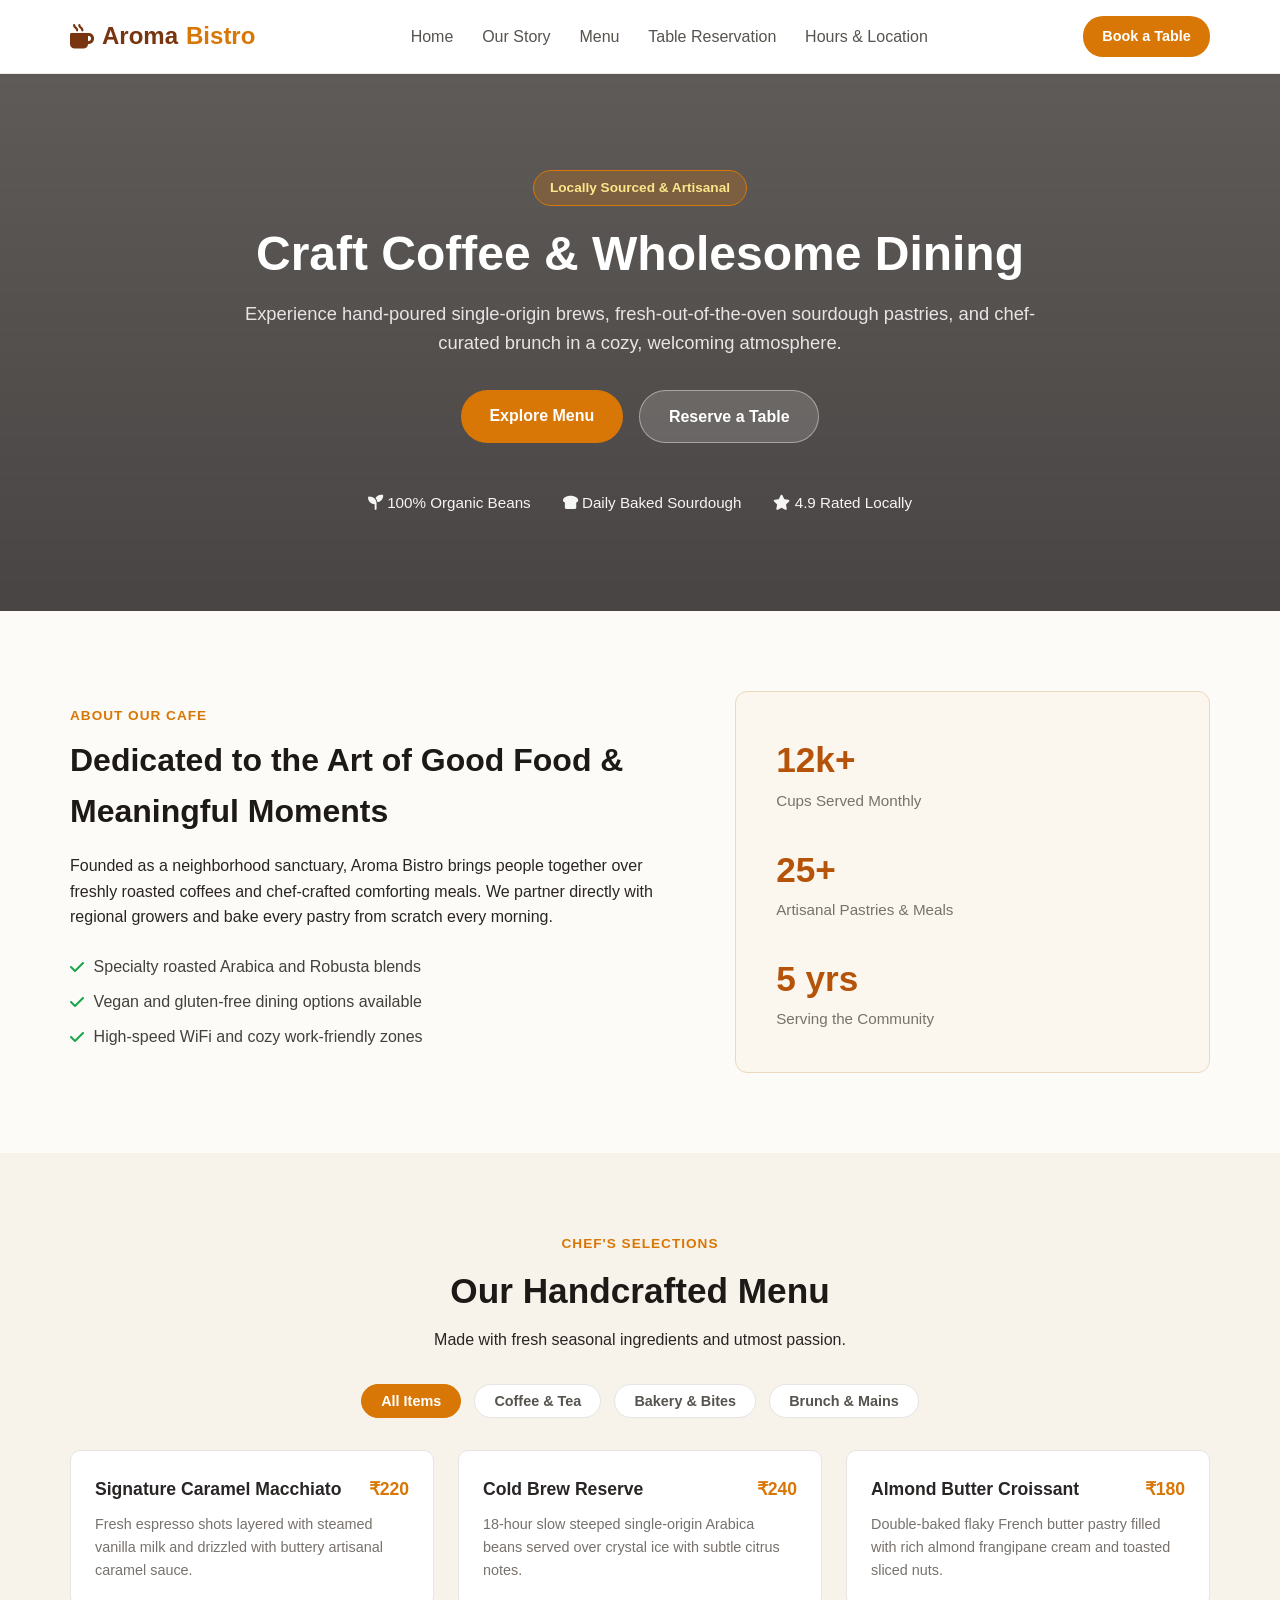
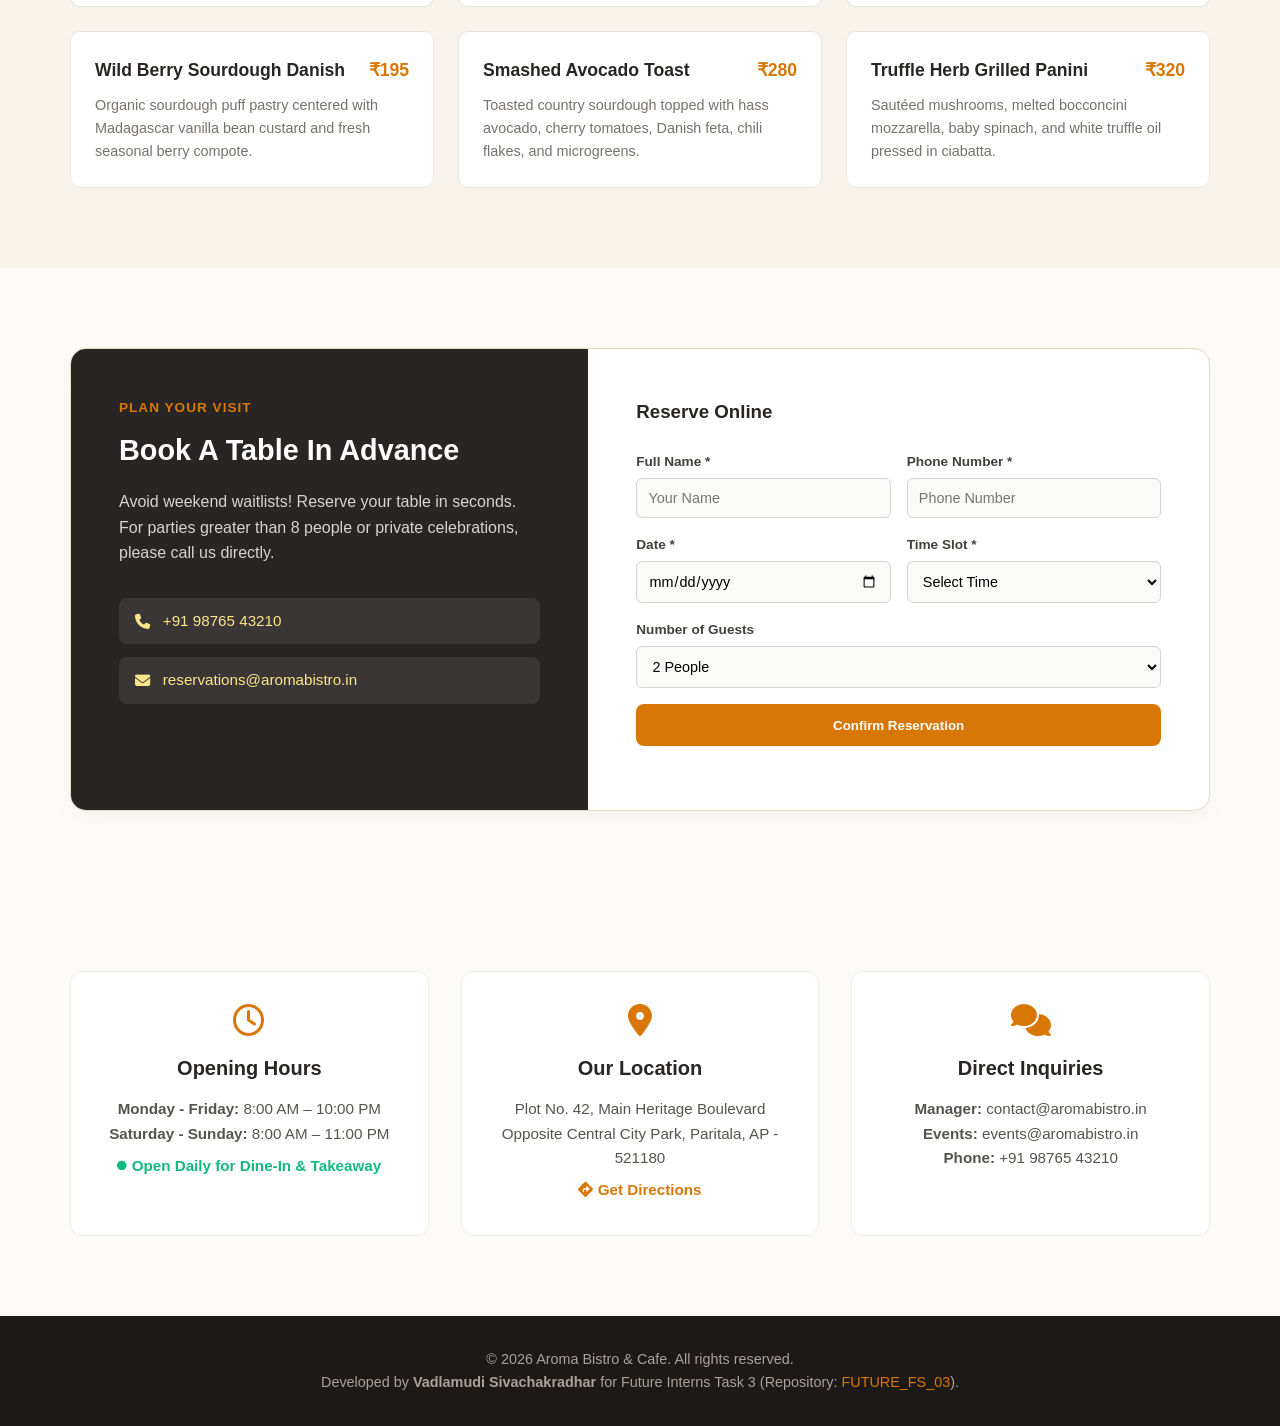
<file: index.html>
<!DOCTYPE html>
<html lang="en">
<head>
    <meta charset="UTF-8">
    <meta name="viewport" content="width=device-width, initial-scale=1.0">
    <title>Aroma Bistro & Cafe - Fresh Brews & Artisanal Bites</title>
    <link rel="stylesheet" href="style.css">
    <!-- Font Awesome Icons -->
    <link rel="stylesheet" href="https://cdnjs.cloudflare.com/ajax/libs/font-awesome/6.4.0/css/all.min.css">
</head>
<body>

    <!-- Header / Navbar -->
    <header class="header">
        <div class="container nav-container">
            <a href="#home" class="brand-logo"><i class="fa-solid fa-mug-hot"></i> Aroma<span>Bistro</span></a>
            <nav>
                <ul class="nav-links">
                    <li><a href="#home">Home</a></li>
                    <li><a href="#about">Our Story</a></li>
                    <li><a href="#menu">Menu</a></li>
                    <li><a href="#reserve">Table Reservation</a></li>
                    <li><a href="#contact">Hours & Location</a></li>
                </ul>
            </nav>
            <a href="#reserve" class="nav-btn">Book a Table</a>
        </div>
    </header>

    <!-- Hero Section -->
    <section id="home" class="hero-section">
        <div class="container hero-content">
            <span class="sub-badge">Locally Sourced & Artisanal</span>
            <h1>Craft Coffee & Wholesome Dining</h1>
            <p>Experience hand-poured single-origin brews, fresh-out-of-the-oven sourdough pastries, and chef-curated brunch in a cozy, welcoming atmosphere.</p>
            <div class="hero-actions">
                <a href="#menu" class="btn btn-primary">Explore Menu</a>
                <a href="#reserve" class="btn btn-secondary">Reserve a Table</a>
            </div>
            <div class="hero-highlights">
                <div><i class="fa-solid fa-seedling"></i> 100% Organic Beans</div>
                <div><i class="fa-solid fa-bread-slice"></i> Daily Baked Sourdough</div>
                <div><i class="fa-solid fa-star"></i> 4.9 Rated Locally</div>
            </div>
        </div>
    </section>

    <!-- About Section -->
    <section id="about" class="section about-section">
        <div class="container about-grid">
            <div class="about-text">
                <span class="section-tag">About Our Cafe</span>
                <h2>Dedicated to the Art of Good Food & Meaningful Moments</h2>
                <p>Founded as a neighborhood sanctuary, Aroma Bistro brings people together over freshly roasted coffees and chef-crafted comforting meals. We partner directly with regional growers and bake every pastry from scratch every morning.</p>
                <ul class="about-features">
                    <li><i class="fa-solid fa-check"></i> Specialty roasted Arabica and Robusta blends</li>
                    <li><i class="fa-solid fa-check"></i> Vegan and gluten-free dining options available</li>
                    <li><i class="fa-solid fa-check"></i> High-speed WiFi and cozy work-friendly zones</li>
                </ul>
            </div>
            <div class="about-stats-card">
                <div class="stat-item">
                    <h3>12k+</h3>
                    <p>Cups Served Monthly</p>
                </div>
                <div class="stat-item">
                    <h3>25+</h3>
                    <p>Artisanal Pastries & Meals</p>
                </div>
                <div class="stat-item">
                    <h3>5 yrs</h3>
                    <p>Serving the Community</p>
                </div>
            </div>
        </div>
    </section>

    <!-- Menu Section -->
    <section id="menu" class="section menu-section">
        <div class="container">
            <div class="section-header text-center">
                <span class="section-tag">Chef's Selections</span>
                <h2>Our Handcrafted Menu</h2>
                <p>Made with fresh seasonal ingredients and utmost passion.</p>
            </div>

            <!-- Menu Category Filter Tabs -->
            <div class="menu-tabs">
                <button class="tab-btn active" data-category="all">All Items</button>
                <button class="tab-btn" data-category="beverages">Coffee & Tea</button>
                <button class="tab-btn" data-category="bakery">Bakery & Bites</button>
                <button class="tab-btn" data-category="mains">Brunch & Mains</button>
            </div>

            <!-- Menu Grid -->
            <div class="menu-grid" id="menu-grid">
                <!-- Item 1 -->
                <div class="menu-card" data-category="beverages">
                    <div class="menu-card-header">
                        <h4>Signature Caramel Macchiato</h4>
                        <span class="price">₹220</span>
                    </div>
                    <p>Fresh espresso shots layered with steamed vanilla milk and drizzled with buttery artisanal caramel sauce.</p>
                </div>
                <!-- Item 2 -->
                <div class="menu-card" data-category="beverages">
                    <div class="menu-card-header">
                        <h4>Cold Brew Reserve</h4>
                        <span class="price">₹240</span>
                    </div>
                    <p>18-hour slow steeped single-origin Arabica beans served over crystal ice with subtle citrus notes.</p>
                </div>
                <!-- Item 3 -->
                <div class="menu-card" data-category="bakery">
                    <div class="menu-card-header">
                        <h4>Almond Butter Croissant</h4>
                        <span class="price">₹180</span>
                    </div>
                    <p>Double-baked flaky French butter pastry filled with rich almond frangipane cream and toasted sliced nuts.</p>
                </div>
                <!-- Item 4 -->
                <div class="menu-card" data-category="bakery">
                    <div class="menu-card-header">
                        <h4>Wild Berry Sourdough Danish</h4>
                        <span class="price">₹195</span>
                    </div>
                    <p>Organic sourdough puff pastry centered with Madagascar vanilla bean custard and fresh seasonal berry compote.</p>
                </div>
                <!-- Item 5 -->
                <div class="menu-card" data-category="mains">
                    <div class="menu-card-header">
                        <h4>Smashed Avocado Toast</h4>
                        <span class="price">₹280</span>
                    </div>
                    <p>Toasted country sourdough topped with hass avocado, cherry tomatoes, Danish feta, chili flakes, and microgreens.</p>
                </div>
                <!-- Item 6 -->
                <div class="menu-card" data-category="mains">
                    <div class="menu-card-header">
                        <h4>Truffle Herb Grilled Panini</h4>
                        <span class="price">₹320</span>
                    </div>
                    <p>Sautéed mushrooms, melted bocconcini mozzarella, baby spinach, and white truffle oil pressed in ciabatta.</p>
                </div>
            </div>
        </div>
    </section>

    <!-- Reservation Section -->
    <section id="reserve" class="section reserve-section">
        <div class="container">
            <div class="reserve-box">
                <div class="reserve-info">
                    <span class="section-tag">Plan Your Visit</span>
                    <h2>Book A Table In Advance</h2>
                    <p>Avoid weekend waitlists! Reserve your table in seconds. For parties greater than 8 people or private celebrations, please call us directly.</p>
                    <div class="contact-pill"><i class="fa-solid fa-phone"></i> +91 98765 43210</div>
                    <div class="contact-pill"><i class="fa-solid fa-envelope"></i> reservations@aromabistro.in</div>
                </div>

                <form id="reservation-form" class="reserve-form">
                    <h3>Reserve Online</h3>
                    <div class="form-row">
                        <div class="form-group">
                            <label for="res-name">Full Name *</label>
                            <input type="text" id="res-name" placeholder="Your Name" required>
                        </div>
                        <div class="form-group">
                            <label for="res-phone">Phone Number *</label>
                            <input type="tel" id="res-phone" placeholder="Phone Number" required>
                        </div>
                    </div>
                    <div class="form-row">
                        <div class="form-group">
                            <label for="res-date">Date *</label>
                            <input type="date" id="res-date" required>
                        </div>
                        <div class="form-group">
                            <label for="res-time">Time Slot *</label>
                            <select id="res-time" required>
                                <option value="">Select Time</option>
                                <option value="09:00 AM">09:00 AM (Breakfast)</option>
                                <option value="11:30 AM">11:30 AM (Brunch)</option>
                                <option value="01:30 PM">01:30 PM (Lunch)</option>
                                <option value="05:00 PM">05:00 PM (High Tea)</option>
                                <option value="07:30 PM">07:30 PM (Dinner)</option>
                            </select>
                        </div>
                    </div>
                    <div class="form-group">
                        <label for="res-guests">Number of Guests</label>
                        <select id="res-guests">
                            <option value="1">1 Person</option>
                            <option value="2" selected>2 People</option>
                            <option value="3-4">3 - 4 People</option>
                            <option value="5-8">5 - 8 People</option>
                        </select>
                    </div>
                    <button type="submit" class="btn btn-primary btn-block">Confirm Reservation</button>
                    <div id="res-status" class="res-status"></div>
                </form>
            </div>
        </div>
    </section>

    <!-- Hours & Location Section -->
    <section id="contact" class="section contact-section">
        <div class="container contact-grid">
            <div class="info-card">
                <i class="fa-regular fa-clock icon"></i>
                <h3>Opening Hours</h3>
                <p><strong>Monday - Friday:</strong> 8:00 AM – 10:00 PM</p>
                <p><strong>Saturday - Sunday:</strong> 8:00 AM – 11:00 PM</p>
                <p style="margin-top:0.5rem; color:#10b981; font-weight:600;"><i class="fa-solid fa-circle fa-2xs"></i> Open Daily for Dine-In & Takeaway</p>
            </div>
            <div class="info-card">
                <i class="fa-solid fa-location-dot icon"></i>
                <h3>Our Location</h3>
                <p>Plot No. 42, Main Heritage Boulevard</p>
                <p>Opposite Central City Park, Paritala, AP - 521180</p>
                <p style="margin-top:0.5rem;"><a href="#map" class="map-link"><i class="fa-solid fa-diamond-turn-right"></i> Get Directions</a></p>
            </div>
            <div class="info-card">
                <i class="fa-solid fa-comments icon"></i>
                <h3>Direct Inquiries</h3>
                <p><strong>Manager:</strong> contact@aromabistro.in</p>
                <p><strong>Events:</strong> events@aromabistro.in</p>
                <p><strong>Phone:</strong> +91 98765 43210</p>
            </div>
        </div>
    </section>

    <!-- Footer -->
    <footer>
        <div class="container footer-content">
            <p>&copy; 2026 Aroma Bistro & Cafe. All rights reserved.</p>
            <p>Developed by <strong>Vadlamudi Sivachakradhar</strong> for Future Interns Task 3 (Repository: <a href="https://github.com/sivachakradharvadlamudi/FUTURE_FS_03" target="_blank">FUTURE_FS_03</a>).</p>
        </div>
    </footer>

    <script src="script.js"></script>
</body>
</html>
</file>
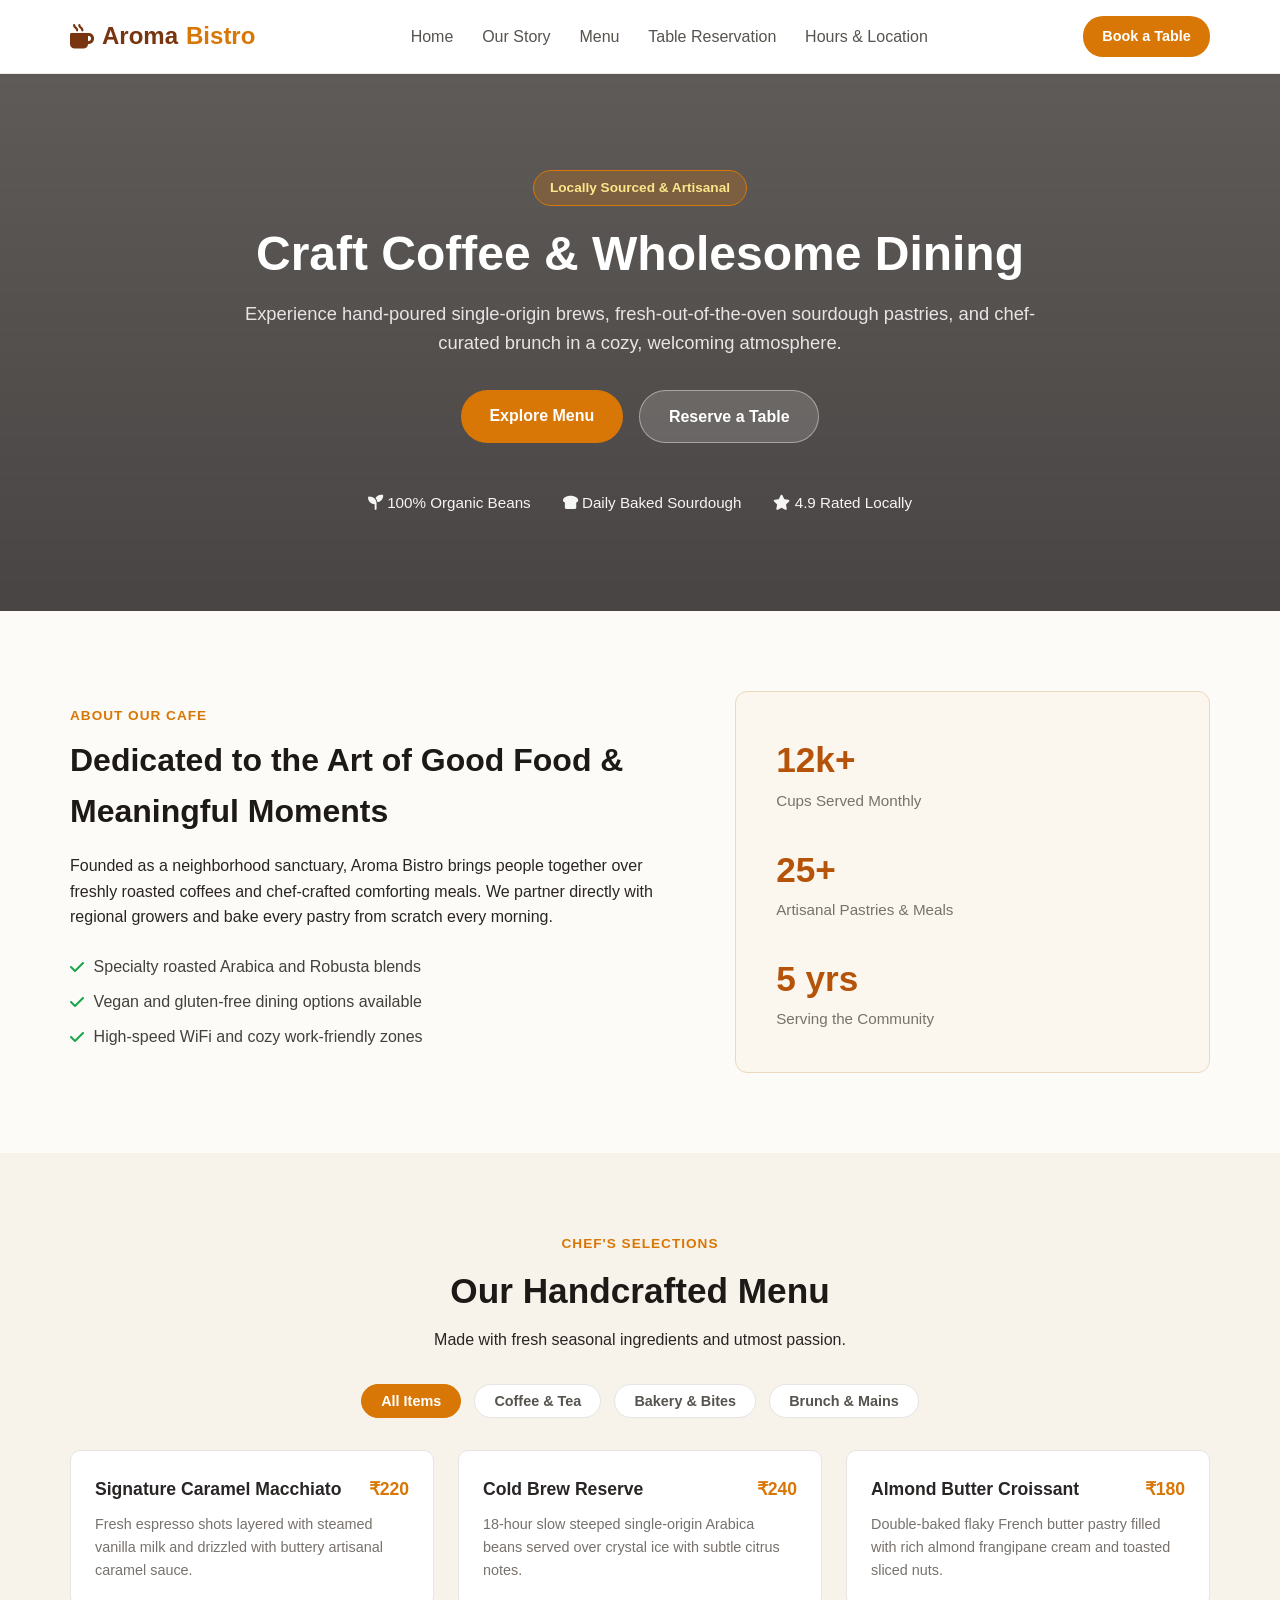
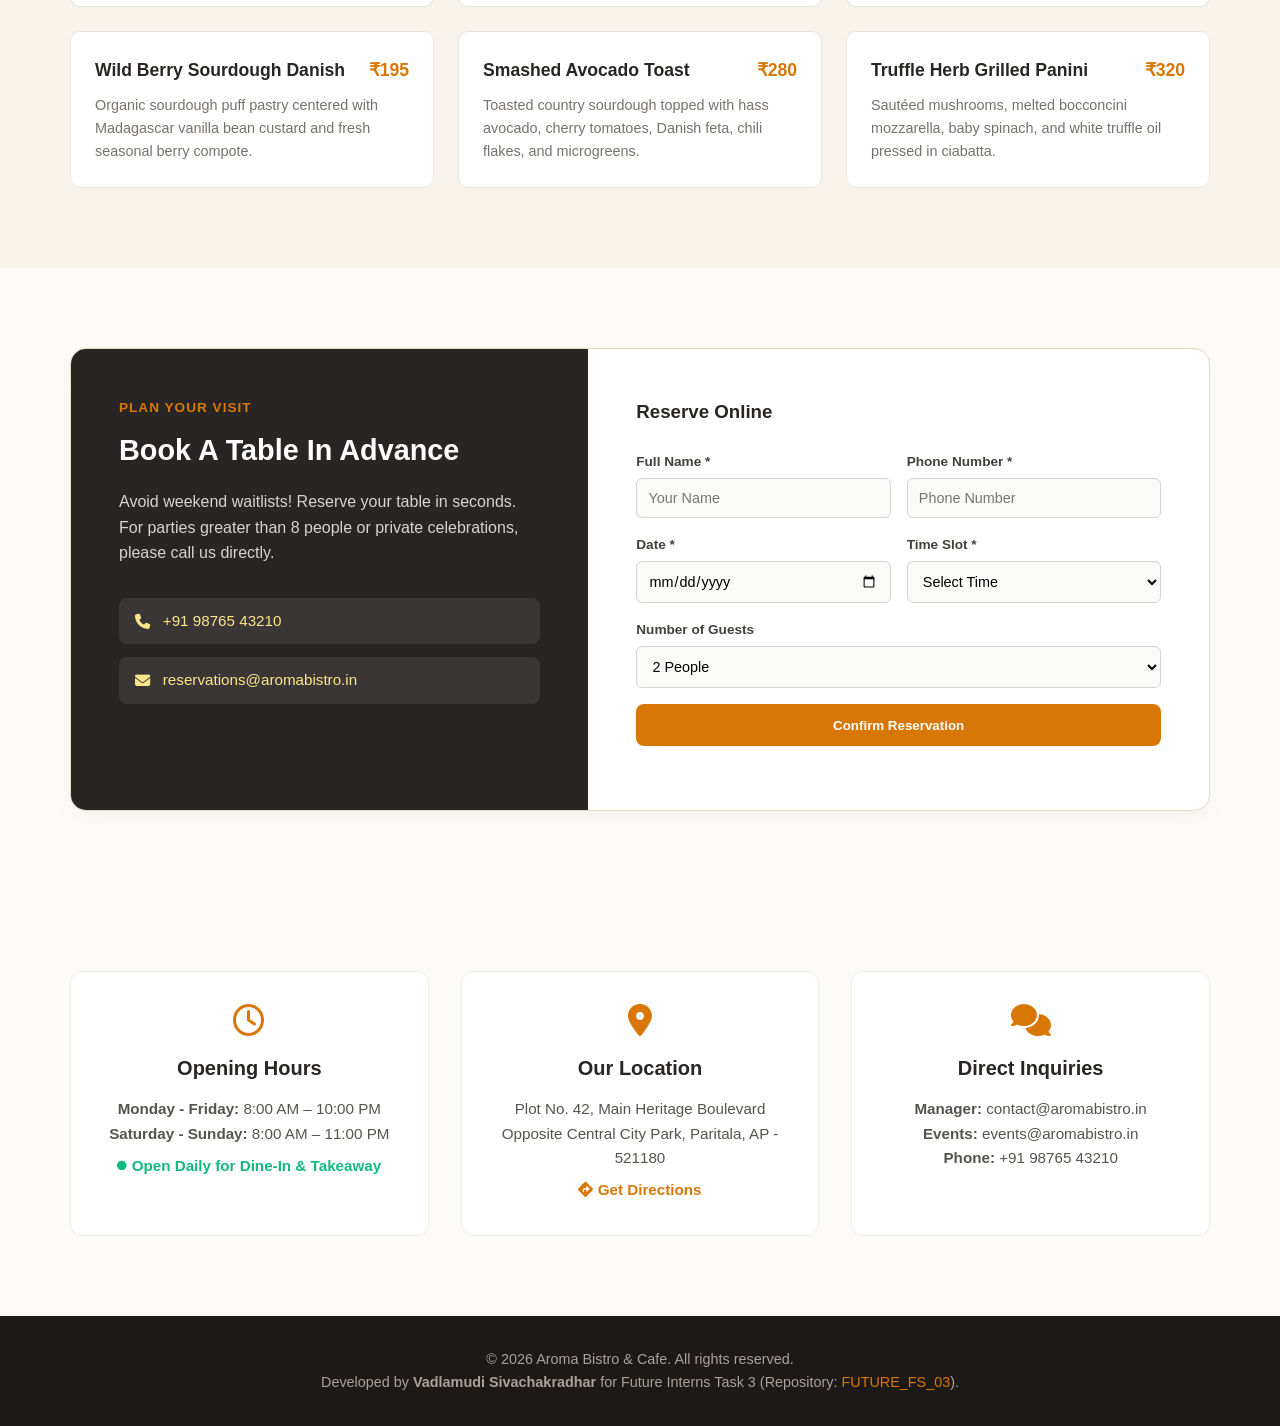
<file: cafe_website_standalone.html>
<!DOCTYPE html>
<html lang="en">
<head>
    <meta charset="UTF-8">
    <meta name="viewport" content="width=device-width, initial-scale=1.0">
    <title>Aroma Bistro & Cafe - Fresh Brews & Artisanal Bites</title>
    <style>
/* Global Styles */
* {
    margin: 0;
    padding: 0;
    box-sizing: border-box;
    font-family: 'Segoe UI', -apple-system, BlinkMacSystemFont, Roboto, sans-serif;
}

html {
    scroll-behavior: smooth;
}

body {
    background-color: #fdfbf7;
    color: #292524;
    line-height: 1.6;
}

.container {
    width: 90%;
    max-width: 1140px;
    margin: 0 auto;
}

/* Header */
.header {
    background: #ffffff;
    border-bottom: 1px solid #f2ede4;
    position: sticky;
    top: 0;
    z-index: 1000;
    box-shadow: 0 2px 4px rgba(0,0,0,0.03);
}

.nav-container {
    display: flex;
    justify-content: space-between;
    align-items: center;
    padding: 1rem 0;
}

.brand-logo {
    font-size: 1.5rem;
    font-weight: 700;
    color: #78350f;
    text-decoration: none;
    display: flex;
    align-items: center;
    gap: 0.5rem;
}

.brand-logo span {
    color: #d97706;
}

.nav-links {
    display: flex;
    list-style: none;
    gap: 1.8rem;
}

.nav-links a {
    text-decoration: none;
    color: #57534e;
    font-weight: 500;
    transition: color 0.2s;
}

.nav-links a:hover {
    color: #d97706;
}

.nav-btn {
    background-color: #d97706;
    color: #ffffff;
    text-decoration: none;
    padding: 0.55rem 1.2rem;
    border-radius: 20px;
    font-size: 0.9rem;
    font-weight: 600;
    transition: background-color 0.2s;
}

.nav-btn:hover {
    background-color: #b45309;
}

/* Hero Section */
.hero-section {
    background: linear-gradient(rgba(41, 37, 36, 0.75), rgba(41, 37, 36, 0.85)), url('https://images.unsplash.com/photo-1501339847302-ac426a4a7cbb?auto=format&fit=crop&w=1200&q=80') center/cover no-repeat;
    color: #ffffff;
    padding: 6rem 0;
    text-align: center;
}

.hero-content {
    max-width: 800px;
}

.sub-badge {
    background: rgba(217, 119, 6, 0.25);
    border: 1px solid #d97706;
    color: #fde68a;
    padding: 0.4rem 1rem;
    border-radius: 20px;
    font-size: 0.85rem;
    font-weight: 600;
    display: inline-block;
    margin-bottom: 1.2rem;
}

.hero-content h1 {
    font-size: 3rem;
    font-weight: 800;
    margin-bottom: 1rem;
    line-height: 1.2;
}

.hero-content p {
    font-size: 1.15rem;
    color: #e7e5e4;
    margin-bottom: 2rem;
}

.hero-actions {
    display: flex;
    justify-content: center;
    gap: 1rem;
    margin-bottom: 3rem;
}

.btn {
    display: inline-block;
    padding: 0.8rem 1.8rem;
    border-radius: 30px;
    font-weight: 600;
    text-decoration: none;
    transition: all 0.2s;
    cursor: pointer;
    border: none;
}

.btn-primary {
    background-color: #d97706;
    color: #ffffff;
}

.btn-primary:hover {
    background-color: #b45309;
    transform: translateY(-2px);
}

.btn-secondary {
    background: rgba(255,255,255,0.15);
    color: #ffffff;
    border: 1px solid rgba(255,255,255,0.4);
}

.btn-secondary:hover {
    background: rgba(255,255,255,0.25);
    transform: translateY(-2px);
}

.hero-highlights {
    display: flex;
    justify-content: center;
    gap: 2rem;
    font-size: 0.95rem;
    color: #f5f5f4;
}

/* Sections */
.section {
    padding: 5rem 0;
}

.section-tag {
    color: #d97706;
    font-size: 0.85rem;
    font-weight: 700;
    text-transform: uppercase;
    letter-spacing: 1px;
    display: block;
    margin-bottom: 0.5rem;
}

.text-center {
    text-align: center;
}

.section-header h2 {
    font-size: 2.2rem;
    color: #1c1917;
    margin-bottom: 0.5rem;
}

/* About Grid */
.about-grid {
    display: grid;
    grid-template-columns: 1.3fr 1fr;
    gap: 3rem;
    align-items: center;
}

.about-text h2 {
    font-size: 2rem;
    margin-bottom: 1rem;
    color: #1c1917;
}

.about-features {
    list-style: none;
    margin-top: 1.5rem;
}

.about-features li {
    margin-bottom: 0.6rem;
    display: flex;
    align-items: center;
    gap: 0.6rem;
    color: #44403c;
}

.about-features i {
    color: #16a34a;
}

.about-stats-card {
    background: #fbf7ee;
    border: 1px solid #ebd9be;
    border-radius: 12px;
    padding: 2.5rem;
    display: flex;
    flex-direction: column;
    gap: 1.8rem;
}

.stat-item h3 {
    font-size: 2.2rem;
    color: #b45309;
    font-weight: 800;
}

.stat-item p {
    color: #78716c;
    font-size: 0.95rem;
}

/* Menu Tabs & Grid */
.menu-section {
    background: #f7f3ea;
}

.menu-tabs {
    display: flex;
    justify-content: center;
    gap: 0.8rem;
    margin: 2rem 0;
}

.tab-btn {
    background: #ffffff;
    border: 1px solid #e7e5e4;
    padding: 0.5rem 1.2rem;
    border-radius: 20px;
    font-size: 0.9rem;
    font-weight: 600;
    color: #57534e;
    cursor: pointer;
    transition: all 0.2s;
}

.tab-btn.active, .tab-btn:hover {
    background: #d97706;
    color: #ffffff;
    border-color: #d97706;
}

.menu-grid {
    display: grid;
    grid-template-columns: repeat(auto-fit, minmax(320px, 1fr));
    gap: 1.5rem;
}

.menu-card {
    background: #ffffff;
    border: 1px solid #e7e5e4;
    border-radius: 10px;
    padding: 1.5rem;
    transition: transform 0.2s, box-shadow 0.2s;
}

.menu-card:hover {
    transform: translateY(-4px);
    box-shadow: 0 4px 12px rgba(0,0,0,0.06);
}

.menu-card-header {
    display: flex;
    justify-content: space-between;
    align-items: center;
    margin-bottom: 0.6rem;
}

.menu-card-header h4 {
    font-size: 1.1rem;
    color: #292524;
}

.menu-card-header .price {
    font-weight: 700;
    color: #d97706;
    font-size: 1.1rem;
}

.menu-card p {
    font-size: 0.9rem;
    color: #78716c;
}

/* Reservation Section */
.reserve-box {
    background: #ffffff;
    border-radius: 16px;
    border: 1px solid #ebd9be;
    box-shadow: 0 10px 25px -5px rgba(0,0,0,0.05);
    display: grid;
    grid-template-columns: 1fr 1.2fr;
    overflow: hidden;
}

.reserve-info {
    background: #292524;
    color: #f5f5f4;
    padding: 3rem;
}

.reserve-info h2 {
    font-size: 1.8rem;
    margin-bottom: 1rem;
    color: #ffffff;
}

.reserve-info p {
    color: #d6d3d1;
    margin-bottom: 2rem;
}

.contact-pill {
    background: rgba(255,255,255,0.08);
    padding: 0.7rem 1rem;
    border-radius: 8px;
    margin-bottom: 0.8rem;
    display: flex;
    align-items: center;
    gap: 0.8rem;
    color: #fde68a;
    font-size: 0.95rem;
}

.reserve-form {
    padding: 3rem;
}

.reserve-form h3 {
    margin-bottom: 1.5rem;
    color: #292524;
}

.form-row {
    display: grid;
    grid-template-columns: 1fr 1fr;
    gap: 1rem;
}

.form-group {
    margin-bottom: 1rem;
}

.form-group label {
    display: block;
    font-size: 0.85rem;
    font-weight: 600;
    color: #44403c;
    margin-bottom: 0.3rem;
}

.form-group input,
.form-group select {
    width: 100%;
    padding: 0.7rem;
    border: 1px solid #d6d3d1;
    border-radius: 6px;
    font-size: 0.9rem;
    background: #fafaf9;
}

.form-group input:focus,
.form-group select:focus {
    outline: none;
    border-color: #d97706;
    background: #fff;
}

.btn-block {
    width: 100%;
    border-radius: 8px;
    padding: 0.85rem;
}

.res-status {
    margin-top: 1rem;
    font-size: 0.95rem;
    font-weight: 600;
    text-align: center;
}

.res-status.success { color: #16a34a; }
.res-status.error { color: #dc2626; }

/* Contact & Info Grid */
.contact-grid {
    display: grid;
    grid-template-columns: repeat(auto-fit, minmax(280px, 1fr));
    gap: 2rem;
}

.info-card {
    background: #ffffff;
    border: 1px solid #f2ede4;
    border-radius: 12px;
    padding: 2rem;
    text-align: center;
}

.info-card .icon {
    font-size: 2rem;
    color: #d97706;
    margin-bottom: 1rem;
}

.info-card h3 {
    font-size: 1.25rem;
    margin-bottom: 0.8rem;
    color: #292524;
}

.info-card p {
    color: #57534e;
    font-size: 0.95rem;
}

.map-link {
    color: #d97706;
    text-decoration: none;
    font-weight: 600;
}

.map-link:hover {
    text-decoration: underline;
}

/* Footer */
footer {
    background: #1c1917;
    color: #a8a29e;
    padding: 2rem 0;
    text-align: center;
    font-size: 0.9rem;
}

footer a {
    color: #d97706;
    text-decoration: none;
}

footer a:hover {
    text-decoration: underline;
}

/* Responsive */
@media (max-width: 900px) {
    .about-grid, .reserve-box {
        grid-template-columns: 1fr;
    }
    .hero-content h1 {
        font-size: 2.2rem;
    }
    .hero-highlights {
        flex-direction: column;
        gap: 0.8rem;
    }
}
@media (max-width: 768px) {
    .nav-links, .nav-btn {
        display: none;
    }
    .form-row {
        grid-template-columns: 1fr;
    }
}

</style>
    <!-- Font Awesome Icons -->
    <link rel="stylesheet" href="https://cdnjs.cloudflare.com/ajax/libs/font-awesome/6.4.0/css/all.min.css">
</head>
<body>

    <!-- Header / Navbar -->
    <header class="header">
        <div class="container nav-container">
            <a href="#home" class="brand-logo"><i class="fa-solid fa-mug-hot"></i> Aroma<span>Bistro</span></a>
            <nav>
                <ul class="nav-links">
                    <li><a href="#home">Home</a></li>
                    <li><a href="#about">Our Story</a></li>
                    <li><a href="#menu">Menu</a></li>
                    <li><a href="#reserve">Table Reservation</a></li>
                    <li><a href="#contact">Hours & Location</a></li>
                </ul>
            </nav>
            <a href="#reserve" class="nav-btn">Book a Table</a>
        </div>
    </header>

    <!-- Hero Section -->
    <section id="home" class="hero-section">
        <div class="container hero-content">
            <span class="sub-badge">Locally Sourced & Artisanal</span>
            <h1>Craft Coffee & Wholesome Dining</h1>
            <p>Experience hand-poured single-origin brews, fresh-out-of-the-oven sourdough pastries, and chef-curated brunch in a cozy, welcoming atmosphere.</p>
            <div class="hero-actions">
                <a href="#menu" class="btn btn-primary">Explore Menu</a>
                <a href="#reserve" class="btn btn-secondary">Reserve a Table</a>
            </div>
            <div class="hero-highlights">
                <div><i class="fa-solid fa-seedling"></i> 100% Organic Beans</div>
                <div><i class="fa-solid fa-bread-slice"></i> Daily Baked Sourdough</div>
                <div><i class="fa-solid fa-star"></i> 4.9 Rated Locally</div>
            </div>
        </div>
    </section>

    <!-- About Section -->
    <section id="about" class="section about-section">
        <div class="container about-grid">
            <div class="about-text">
                <span class="section-tag">About Our Cafe</span>
                <h2>Dedicated to the Art of Good Food & Meaningful Moments</h2>
                <p>Founded as a neighborhood sanctuary, Aroma Bistro brings people together over freshly roasted coffees and chef-crafted comforting meals. We partner directly with regional growers and bake every pastry from scratch every morning.</p>
                <ul class="about-features">
                    <li><i class="fa-solid fa-check"></i> Specialty roasted Arabica and Robusta blends</li>
                    <li><i class="fa-solid fa-check"></i> Vegan and gluten-free dining options available</li>
                    <li><i class="fa-solid fa-check"></i> High-speed WiFi and cozy work-friendly zones</li>
                </ul>
            </div>
            <div class="about-stats-card">
                <div class="stat-item">
                    <h3>12k+</h3>
                    <p>Cups Served Monthly</p>
                </div>
                <div class="stat-item">
                    <h3>25+</h3>
                    <p>Artisanal Pastries & Meals</p>
                </div>
                <div class="stat-item">
                    <h3>5 yrs</h3>
                    <p>Serving the Community</p>
                </div>
            </div>
        </div>
    </section>

    <!-- Menu Section -->
    <section id="menu" class="section menu-section">
        <div class="container">
            <div class="section-header text-center">
                <span class="section-tag">Chef's Selections</span>
                <h2>Our Handcrafted Menu</h2>
                <p>Made with fresh seasonal ingredients and utmost passion.</p>
            </div>

            <!-- Menu Category Filter Tabs -->
            <div class="menu-tabs">
                <button class="tab-btn active" data-category="all">All Items</button>
                <button class="tab-btn" data-category="beverages">Coffee & Tea</button>
                <button class="tab-btn" data-category="bakery">Bakery & Bites</button>
                <button class="tab-btn" data-category="mains">Brunch & Mains</button>
            </div>

            <!-- Menu Grid -->
            <div class="menu-grid" id="menu-grid">
                <!-- Item 1 -->
                <div class="menu-card" data-category="beverages">
                    <div class="menu-card-header">
                        <h4>Signature Caramel Macchiato</h4>
                        <span class="price">₹220</span>
                    </div>
                    <p>Fresh espresso shots layered with steamed vanilla milk and drizzled with buttery artisanal caramel sauce.</p>
                </div>
                <!-- Item 2 -->
                <div class="menu-card" data-category="beverages">
                    <div class="menu-card-header">
                        <h4>Cold Brew Reserve</h4>
                        <span class="price">₹240</span>
                    </div>
                    <p>18-hour slow steeped single-origin Arabica beans served over crystal ice with subtle citrus notes.</p>
                </div>
                <!-- Item 3 -->
                <div class="menu-card" data-category="bakery">
                    <div class="menu-card-header">
                        <h4>Almond Butter Croissant</h4>
                        <span class="price">₹180</span>
                    </div>
                    <p>Double-baked flaky French butter pastry filled with rich almond frangipane cream and toasted sliced nuts.</p>
                </div>
                <!-- Item 4 -->
                <div class="menu-card" data-category="bakery">
                    <div class="menu-card-header">
                        <h4>Wild Berry Sourdough Danish</h4>
                        <span class="price">₹195</span>
                    </div>
                    <p>Organic sourdough puff pastry centered with Madagascar vanilla bean custard and fresh seasonal berry compote.</p>
                </div>
                <!-- Item 5 -->
                <div class="menu-card" data-category="mains">
                    <div class="menu-card-header">
                        <h4>Smashed Avocado Toast</h4>
                        <span class="price">₹280</span>
                    </div>
                    <p>Toasted country sourdough topped with hass avocado, cherry tomatoes, Danish feta, chili flakes, and microgreens.</p>
                </div>
                <!-- Item 6 -->
                <div class="menu-card" data-category="mains">
                    <div class="menu-card-header">
                        <h4>Truffle Herb Grilled Panini</h4>
                        <span class="price">₹320</span>
                    </div>
                    <p>Sautéed mushrooms, melted bocconcini mozzarella, baby spinach, and white truffle oil pressed in ciabatta.</p>
                </div>
            </div>
        </div>
    </section>

    <!-- Reservation Section -->
    <section id="reserve" class="section reserve-section">
        <div class="container">
            <div class="reserve-box">
                <div class="reserve-info">
                    <span class="section-tag">Plan Your Visit</span>
                    <h2>Book A Table In Advance</h2>
                    <p>Avoid weekend waitlists! Reserve your table in seconds. For parties greater than 8 people or private celebrations, please call us directly.</p>
                    <div class="contact-pill"><i class="fa-solid fa-phone"></i> +91 98765 43210</div>
                    <div class="contact-pill"><i class="fa-solid fa-envelope"></i> reservations@aromabistro.in</div>
                </div>

                <form id="reservation-form" class="reserve-form">
                    <h3>Reserve Online</h3>
                    <div class="form-row">
                        <div class="form-group">
                            <label for="res-name">Full Name *</label>
                            <input type="text" id="res-name" placeholder="Your Name" required>
                        </div>
                        <div class="form-group">
                            <label for="res-phone">Phone Number *</label>
                            <input type="tel" id="res-phone" placeholder="Phone Number" required>
                        </div>
                    </div>
                    <div class="form-row">
                        <div class="form-group">
                            <label for="res-date">Date *</label>
                            <input type="date" id="res-date" required>
                        </div>
                        <div class="form-group">
                            <label for="res-time">Time Slot *</label>
                            <select id="res-time" required>
                                <option value="">Select Time</option>
                                <option value="09:00 AM">09:00 AM (Breakfast)</option>
                                <option value="11:30 AM">11:30 AM (Brunch)</option>
                                <option value="01:30 PM">01:30 PM (Lunch)</option>
                                <option value="05:00 PM">05:00 PM (High Tea)</option>
                                <option value="07:30 PM">07:30 PM (Dinner)</option>
                            </select>
                        </div>
                    </div>
                    <div class="form-group">
                        <label for="res-guests">Number of Guests</label>
                        <select id="res-guests">
                            <option value="1">1 Person</option>
                            <option value="2" selected>2 People</option>
                            <option value="3-4">3 - 4 People</option>
                            <option value="5-8">5 - 8 People</option>
                        </select>
                    </div>
                    <button type="submit" class="btn btn-primary btn-block">Confirm Reservation</button>
                    <div id="res-status" class="res-status"></div>
                </form>
            </div>
        </div>
    </section>

    <!-- Hours & Location Section -->
    <section id="contact" class="section contact-section">
        <div class="container contact-grid">
            <div class="info-card">
                <i class="fa-regular fa-clock icon"></i>
                <h3>Opening Hours</h3>
                <p><strong>Monday - Friday:</strong> 8:00 AM – 10:00 PM</p>
                <p><strong>Saturday - Sunday:</strong> 8:00 AM – 11:00 PM</p>
                <p style="margin-top:0.5rem; color:#10b981; font-weight:600;"><i class="fa-solid fa-circle fa-2xs"></i> Open Daily for Dine-In & Takeaway</p>
            </div>
            <div class="info-card">
                <i class="fa-solid fa-location-dot icon"></i>
                <h3>Our Location</h3>
                <p>Plot No. 42, Main Heritage Boulevard</p>
                <p>Opposite Central City Park, Paritala, AP - 521180</p>
                <p style="margin-top:0.5rem;"><a href="#map" class="map-link"><i class="fa-solid fa-diamond-turn-right"></i> Get Directions</a></p>
            </div>
            <div class="info-card">
                <i class="fa-solid fa-comments icon"></i>
                <h3>Direct Inquiries</h3>
                <p><strong>Manager:</strong> contact@aromabistro.in</p>
                <p><strong>Events:</strong> events@aromabistro.in</p>
                <p><strong>Phone:</strong> +91 98765 43210</p>
            </div>
        </div>
    </section>

    <!-- Footer -->
    <footer>
        <div class="container footer-content">
            <p>&copy; 2026 Aroma Bistro & Cafe. All rights reserved.</p>
            <p>Developed by <strong>Vadlamudi Sivachakradhar</strong> for Future Interns Task 3 (Repository: <a href="https://github.com/sivachakradharvadlamudi/FUTURE_FS_03" target="_blank">FUTURE_FS_03</a>).</p>
        </div>
    </footer>

    <script>
// Category Tab Filtering
document.addEventListener('DOMContentLoaded', function() {
    const tabButtons = document.querySelectorAll('.tab-btn');
    const menuCards = document.querySelectorAll('.menu-card');

    tabButtons.forEach(btn => {
        btn.addEventListener('click', function() {
            tabButtons.forEach(b => b.classList.remove('active'));
            this.classList.add('active');

            const category = this.getAttribute('data-category');

            menuCards.forEach(card => {
                if (category === 'all' || card.getAttribute('data-category') === category) {
                    card.style.display = 'block';
                } else {
                    card.style.display = 'none';
                }
            });
        });
    });

    // Handle Reservation Form
    const reserveForm = document.getElementById('reservation-form');
    const statusDiv = document.getElementById('res-status');

    if (reserveForm) {
        // Set default minimum date to today
        const dateInput = document.getElementById('res-date');
        const today = new Date().toISOString().split('T')[0];
        dateInput.min = today;

        reserveForm.addEventListener('submit', function(e) {
            e.preventDefault();

            const name = document.getElementById('res-name').value.trim();
            const phone = document.getElementById('res-phone').value.trim();
            const date = document.getElementById('res-date').value;
            const time = document.getElementById('res-time').value;
            const guests = document.getElementById('res-guests').value;

            if (!name || !phone || !date || !time) {
                statusDiv.className = 'res-status error';
                statusDiv.textContent = 'Please fill out all required fields.';
                return;
            }

            // Success feedback
            statusDiv.className = 'res-status success';
            statusDiv.textContent = `Reservation confirmed for ${name} on ${date} at ${time} (${guests} guests)! Check SMS for details.`;

            // Save to localStorage
            try {
                const reservations = JSON.parse(localStorage.getItem('aroma_reservations') || '[]');
                reservations.push({ name, phone, date, time, guests, createdAt: new Date().toISOString() });
                localStorage.setItem('aroma_reservations', JSON.stringify(reservations));
            } catch (err) {
                console.log(err);
            }

            reserveForm.reset();

            setTimeout(() => {
                statusDiv.textContent = '';
                statusDiv.className = 'res-status';
            }, 6000);
        });
    }
});

</script>
</body>
</html>
</file>
<file: style.css>
/* Global Styles */
* {
    margin: 0;
    padding: 0;
    box-sizing: border-box;
    font-family: 'Segoe UI', -apple-system, BlinkMacSystemFont, Roboto, sans-serif;
}

html {
    scroll-behavior: smooth;
}

body {
    background-color: #fdfbf7;
    color: #292524;
    line-height: 1.6;
}

.container {
    width: 90%;
    max-width: 1140px;
    margin: 0 auto;
}

/* Header */
.header {
    background: #ffffff;
    border-bottom: 1px solid #f2ede4;
    position: sticky;
    top: 0;
    z-index: 1000;
    box-shadow: 0 2px 4px rgba(0,0,0,0.03);
}

.nav-container {
    display: flex;
    justify-content: space-between;
    align-items: center;
    padding: 1rem 0;
}

.brand-logo {
    font-size: 1.5rem;
    font-weight: 700;
    color: #78350f;
    text-decoration: none;
    display: flex;
    align-items: center;
    gap: 0.5rem;
}

.brand-logo span {
    color: #d97706;
}

.nav-links {
    display: flex;
    list-style: none;
    gap: 1.8rem;
}

.nav-links a {
    text-decoration: none;
    color: #57534e;
    font-weight: 500;
    transition: color 0.2s;
}

.nav-links a:hover {
    color: #d97706;
}

.nav-btn {
    background-color: #d97706;
    color: #ffffff;
    text-decoration: none;
    padding: 0.55rem 1.2rem;
    border-radius: 20px;
    font-size: 0.9rem;
    font-weight: 600;
    transition: background-color 0.2s;
}

.nav-btn:hover {
    background-color: #b45309;
}

/* Hero Section */
.hero-section {
    background: linear-gradient(rgba(41, 37, 36, 0.75), rgba(41, 37, 36, 0.85)), url('https://images.unsplash.com/photo-1501339847302-ac426a4a7cbb?auto=format&fit=crop&w=1200&q=80') center/cover no-repeat;
    color: #ffffff;
    padding: 6rem 0;
    text-align: center;
}

.hero-content {
    max-width: 800px;
}

.sub-badge {
    background: rgba(217, 119, 6, 0.25);
    border: 1px solid #d97706;
    color: #fde68a;
    padding: 0.4rem 1rem;
    border-radius: 20px;
    font-size: 0.85rem;
    font-weight: 600;
    display: inline-block;
    margin-bottom: 1.2rem;
}

.hero-content h1 {
    font-size: 3rem;
    font-weight: 800;
    margin-bottom: 1rem;
    line-height: 1.2;
}

.hero-content p {
    font-size: 1.15rem;
    color: #e7e5e4;
    margin-bottom: 2rem;
}

.hero-actions {
    display: flex;
    justify-content: center;
    gap: 1rem;
    margin-bottom: 3rem;
}

.btn {
    display: inline-block;
    padding: 0.8rem 1.8rem;
    border-radius: 30px;
    font-weight: 600;
    text-decoration: none;
    transition: all 0.2s;
    cursor: pointer;
    border: none;
}

.btn-primary {
    background-color: #d97706;
    color: #ffffff;
}

.btn-primary:hover {
    background-color: #b45309;
    transform: translateY(-2px);
}

.btn-secondary {
    background: rgba(255,255,255,0.15);
    color: #ffffff;
    border: 1px solid rgba(255,255,255,0.4);
}

.btn-secondary:hover {
    background: rgba(255,255,255,0.25);
    transform: translateY(-2px);
}

.hero-highlights {
    display: flex;
    justify-content: center;
    gap: 2rem;
    font-size: 0.95rem;
    color: #f5f5f4;
}

/* Sections */
.section {
    padding: 5rem 0;
}

.section-tag {
    color: #d97706;
    font-size: 0.85rem;
    font-weight: 700;
    text-transform: uppercase;
    letter-spacing: 1px;
    display: block;
    margin-bottom: 0.5rem;
}

.text-center {
    text-align: center;
}

.section-header h2 {
    font-size: 2.2rem;
    color: #1c1917;
    margin-bottom: 0.5rem;
}

/* About Grid */
.about-grid {
    display: grid;
    grid-template-columns: 1.3fr 1fr;
    gap: 3rem;
    align-items: center;
}

.about-text h2 {
    font-size: 2rem;
    margin-bottom: 1rem;
    color: #1c1917;
}

.about-features {
    list-style: none;
    margin-top: 1.5rem;
}

.about-features li {
    margin-bottom: 0.6rem;
    display: flex;
    align-items: center;
    gap: 0.6rem;
    color: #44403c;
}

.about-features i {
    color: #16a34a;
}

.about-stats-card {
    background: #fbf7ee;
    border: 1px solid #ebd9be;
    border-radius: 12px;
    padding: 2.5rem;
    display: flex;
    flex-direction: column;
    gap: 1.8rem;
}

.stat-item h3 {
    font-size: 2.2rem;
    color: #b45309;
    font-weight: 800;
}

.stat-item p {
    color: #78716c;
    font-size: 0.95rem;
}

/* Menu Tabs & Grid */
.menu-section {
    background: #f7f3ea;
}

.menu-tabs {
    display: flex;
    justify-content: center;
    gap: 0.8rem;
    margin: 2rem 0;
}

.tab-btn {
    background: #ffffff;
    border: 1px solid #e7e5e4;
    padding: 0.5rem 1.2rem;
    border-radius: 20px;
    font-size: 0.9rem;
    font-weight: 600;
    color: #57534e;
    cursor: pointer;
    transition: all 0.2s;
}

.tab-btn.active, .tab-btn:hover {
    background: #d97706;
    color: #ffffff;
    border-color: #d97706;
}

.menu-grid {
    display: grid;
    grid-template-columns: repeat(auto-fit, minmax(320px, 1fr));
    gap: 1.5rem;
}

.menu-card {
    background: #ffffff;
    border: 1px solid #e7e5e4;
    border-radius: 10px;
    padding: 1.5rem;
    transition: transform 0.2s, box-shadow 0.2s;
}

.menu-card:hover {
    transform: translateY(-4px);
    box-shadow: 0 4px 12px rgba(0,0,0,0.06);
}

.menu-card-header {
    display: flex;
    justify-content: space-between;
    align-items: center;
    margin-bottom: 0.6rem;
}

.menu-card-header h4 {
    font-size: 1.1rem;
    color: #292524;
}

.menu-card-header .price {
    font-weight: 700;
    color: #d97706;
    font-size: 1.1rem;
}

.menu-card p {
    font-size: 0.9rem;
    color: #78716c;
}

/* Reservation Section */
.reserve-box {
    background: #ffffff;
    border-radius: 16px;
    border: 1px solid #ebd9be;
    box-shadow: 0 10px 25px -5px rgba(0,0,0,0.05);
    display: grid;
    grid-template-columns: 1fr 1.2fr;
    overflow: hidden;
}

.reserve-info {
    background: #292524;
    color: #f5f5f4;
    padding: 3rem;
}

.reserve-info h2 {
    font-size: 1.8rem;
    margin-bottom: 1rem;
    color: #ffffff;
}

.reserve-info p {
    color: #d6d3d1;
    margin-bottom: 2rem;
}

.contact-pill {
    background: rgba(255,255,255,0.08);
    padding: 0.7rem 1rem;
    border-radius: 8px;
    margin-bottom: 0.8rem;
    display: flex;
    align-items: center;
    gap: 0.8rem;
    color: #fde68a;
    font-size: 0.95rem;
}

.reserve-form {
    padding: 3rem;
}

.reserve-form h3 {
    margin-bottom: 1.5rem;
    color: #292524;
}

.form-row {
    display: grid;
    grid-template-columns: 1fr 1fr;
    gap: 1rem;
}

.form-group {
    margin-bottom: 1rem;
}

.form-group label {
    display: block;
    font-size: 0.85rem;
    font-weight: 600;
    color: #44403c;
    margin-bottom: 0.3rem;
}

.form-group input,
.form-group select {
    width: 100%;
    padding: 0.7rem;
    border: 1px solid #d6d3d1;
    border-radius: 6px;
    font-size: 0.9rem;
    background: #fafaf9;
}

.form-group input:focus,
.form-group select:focus {
    outline: none;
    border-color: #d97706;
    background: #fff;
}

.btn-block {
    width: 100%;
    border-radius: 8px;
    padding: 0.85rem;
}

.res-status {
    margin-top: 1rem;
    font-size: 0.95rem;
    font-weight: 600;
    text-align: center;
}

.res-status.success { color: #16a34a; }
.res-status.error { color: #dc2626; }

/* Contact & Info Grid */
.contact-grid {
    display: grid;
    grid-template-columns: repeat(auto-fit, minmax(280px, 1fr));
    gap: 2rem;
}

.info-card {
    background: #ffffff;
    border: 1px solid #f2ede4;
    border-radius: 12px;
    padding: 2rem;
    text-align: center;
}

.info-card .icon {
    font-size: 2rem;
    color: #d97706;
    margin-bottom: 1rem;
}

.info-card h3 {
    font-size: 1.25rem;
    margin-bottom: 0.8rem;
    color: #292524;
}

.info-card p {
    color: #57534e;
    font-size: 0.95rem;
}

.map-link {
    color: #d97706;
    text-decoration: none;
    font-weight: 600;
}

.map-link:hover {
    text-decoration: underline;
}

/* Footer */
footer {
    background: #1c1917;
    color: #a8a29e;
    padding: 2rem 0;
    text-align: center;
    font-size: 0.9rem;
}

footer a {
    color: #d97706;
    text-decoration: none;
}

footer a:hover {
    text-decoration: underline;
}

/* Responsive */
@media (max-width: 900px) {
    .about-grid, .reserve-box {
        grid-template-columns: 1fr;
    }
    .hero-content h1 {
        font-size: 2.2rem;
    }
    .hero-highlights {
        flex-direction: column;
        gap: 0.8rem;
    }
}
@media (max-width: 768px) {
    .nav-links, .nav-btn {
        display: none;
    }
    .form-row {
        grid-template-columns: 1fr;
    }
}
</file>
